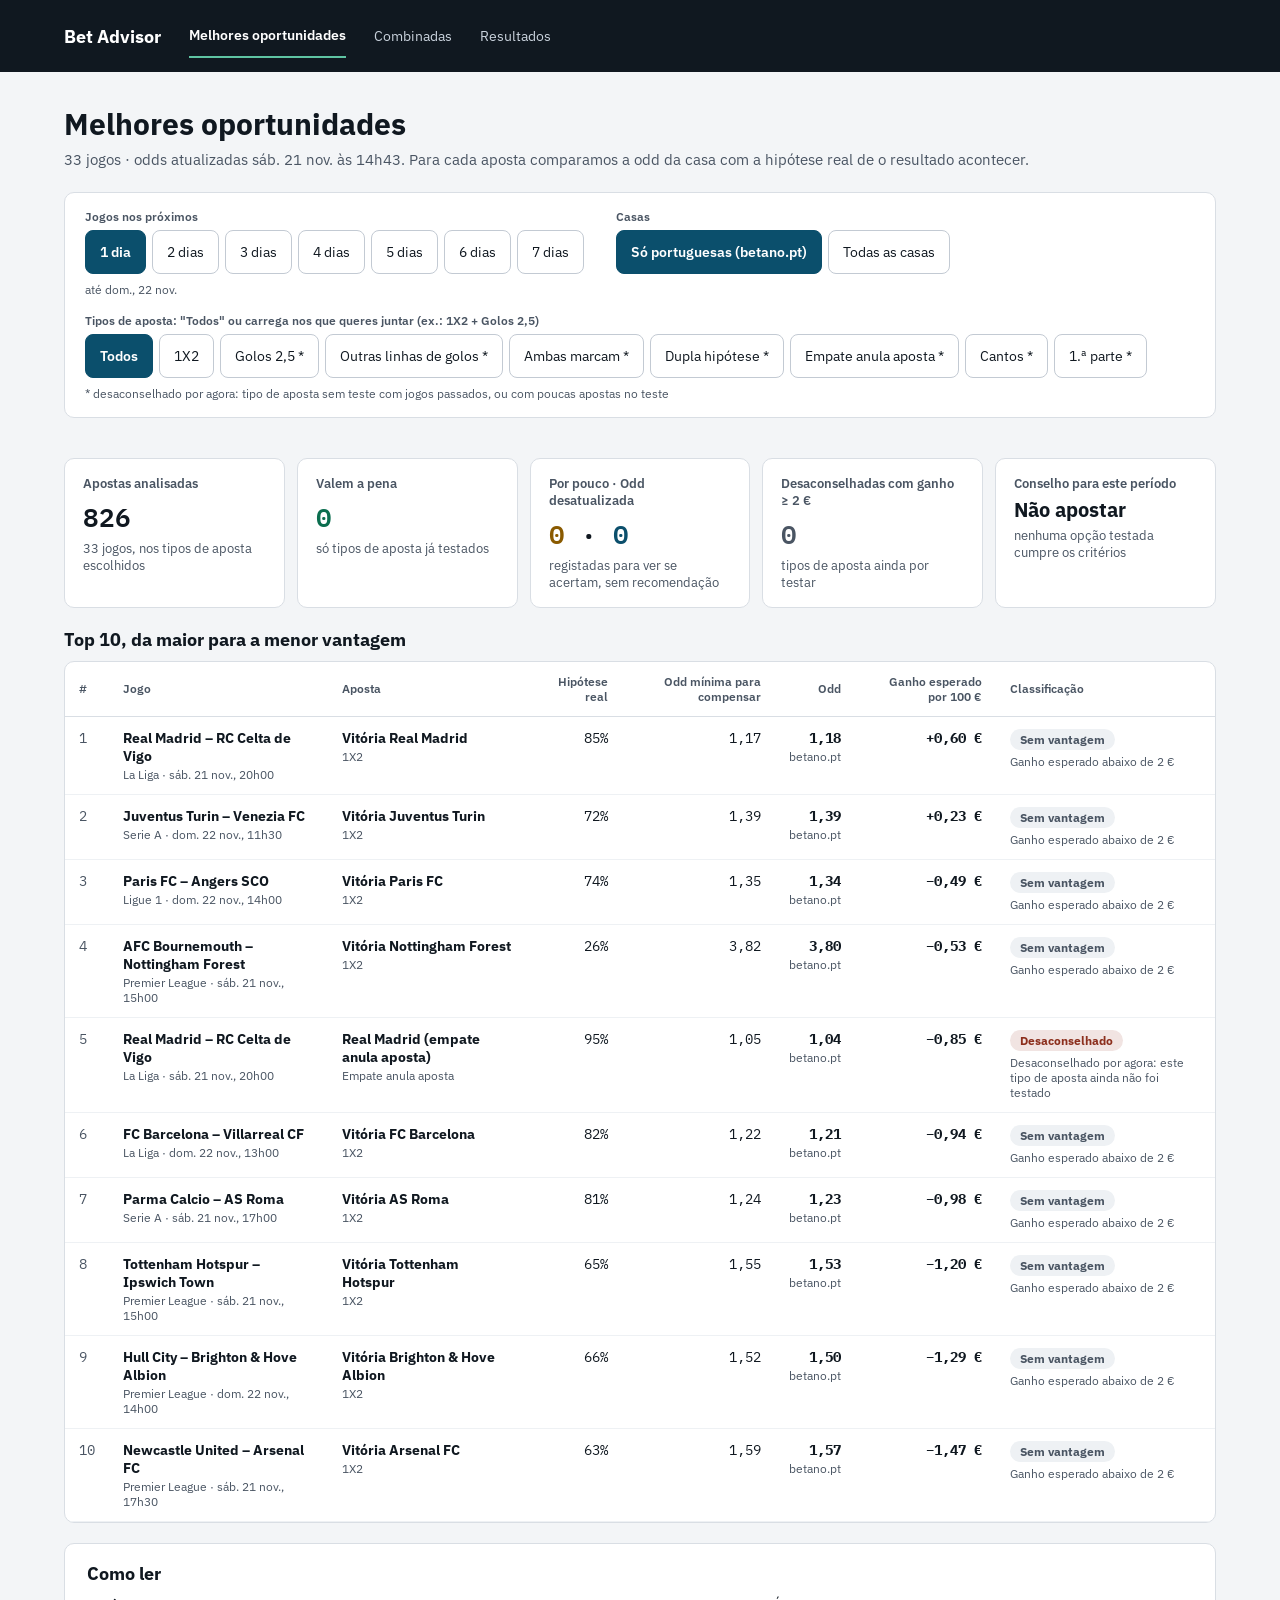
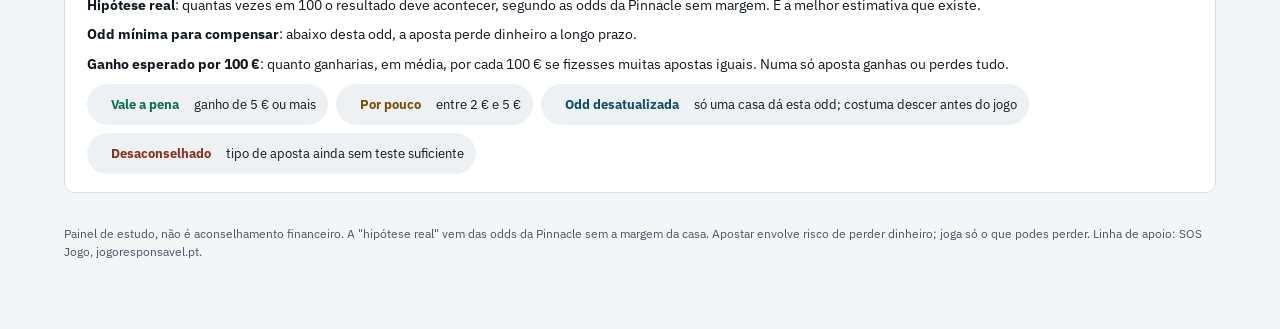
<file: docs/index.html>
<!doctype html>
<html lang="pt-PT"><head><meta charset="utf-8"><meta name="viewport" content="width=device-width,initial-scale=1">
<title>Bet Advisor</title><meta name="description" content="Melhores apostas dos próximos dias, comparadas com a hipótese real."><meta name="robots" content="noindex">
<link rel="preconnect" href="https://fonts.googleapis.com"><link rel="preconnect" href="https://fonts.gstatic.com" crossorigin>
<link href="https://fonts.googleapis.com/css2?family=IBM+Plex+Mono:wght@400;600&family=IBM+Plex+Sans:wght@400;600;700&display=swap" rel="stylesheet">
<link rel="stylesheet" href="app.css"></head>
<body data-page="jornada"><header><nav><span class="logo">Bet Advisor</span><a href="index.html" class="on" aria-current="page">Melhores oportunidades</a><a href="combinadas.html">Combinadas</a><a href="resultados.html">Resultados</a></nav></header>
<main>
  <div><h1>Melhores oportunidades</h1><p class="sub" id="gen">A carregar…</p></div>
  <section class="card filters" id="filters" aria-label="Filtros"></section>
  <div id="notes" style="display:flex;flex-direction:column;gap:8px"></div>
  <section class="kpis" id="kpis"></section>
  <section style="display:flex;flex-direction:column;gap:10px">
    <h2>Top 10, da maior para a menor vantagem</h2>
    <div class="card tablewrap" id="top"></div>
  </section>
  <section class="card pad help">
    <h2 style="margin-bottom:10px">Como ler</h2>
    <p><strong>Hipótese real</strong>: quantas vezes em 100 o resultado deve acontecer, segundo as odds da Pinnacle sem margem. É a melhor estimativa que existe.</p>
    <p><strong>Odd mínima para compensar</strong>: abaixo desta odd, a aposta perde dinheiro a longo prazo.</p>
    <p><strong>Ganho esperado por 100 €</strong>: quanto ganharias, em média, por cada 100 € se fizesses muitas apostas iguais. Numa só aposta ganhas ou perdes tudo.</p>
    <div class="rules" style="margin-top:6px"><span><span class="chip c-valor">Vale a pena</span> ganho de 5 € ou mais</span><span><span class="chip c-marginal">Por pouco</span> entre 2 € e 5 €</span><span><span class="chip c-desatualizada">Odd desatualizada</span> só uma casa dá esta odd; costuma descer antes do jogo</span><span><span class="chip c-desac">Desaconselhado</span> tipo de aposta ainda sem teste suficiente</span></div>
  </section>
  <p class="foot">Painel de estudo, não é aconselhamento financeiro. A "hipótese real" vem das odds da Pinnacle sem a margem da casa. Apostar envolve risco de perder dinheiro; joga só o que podes perder. Linha de apoio: SOS Jogo, jogoresponsavel.pt.</p>
</main><script src="app.js"></script></body></html>
</file>
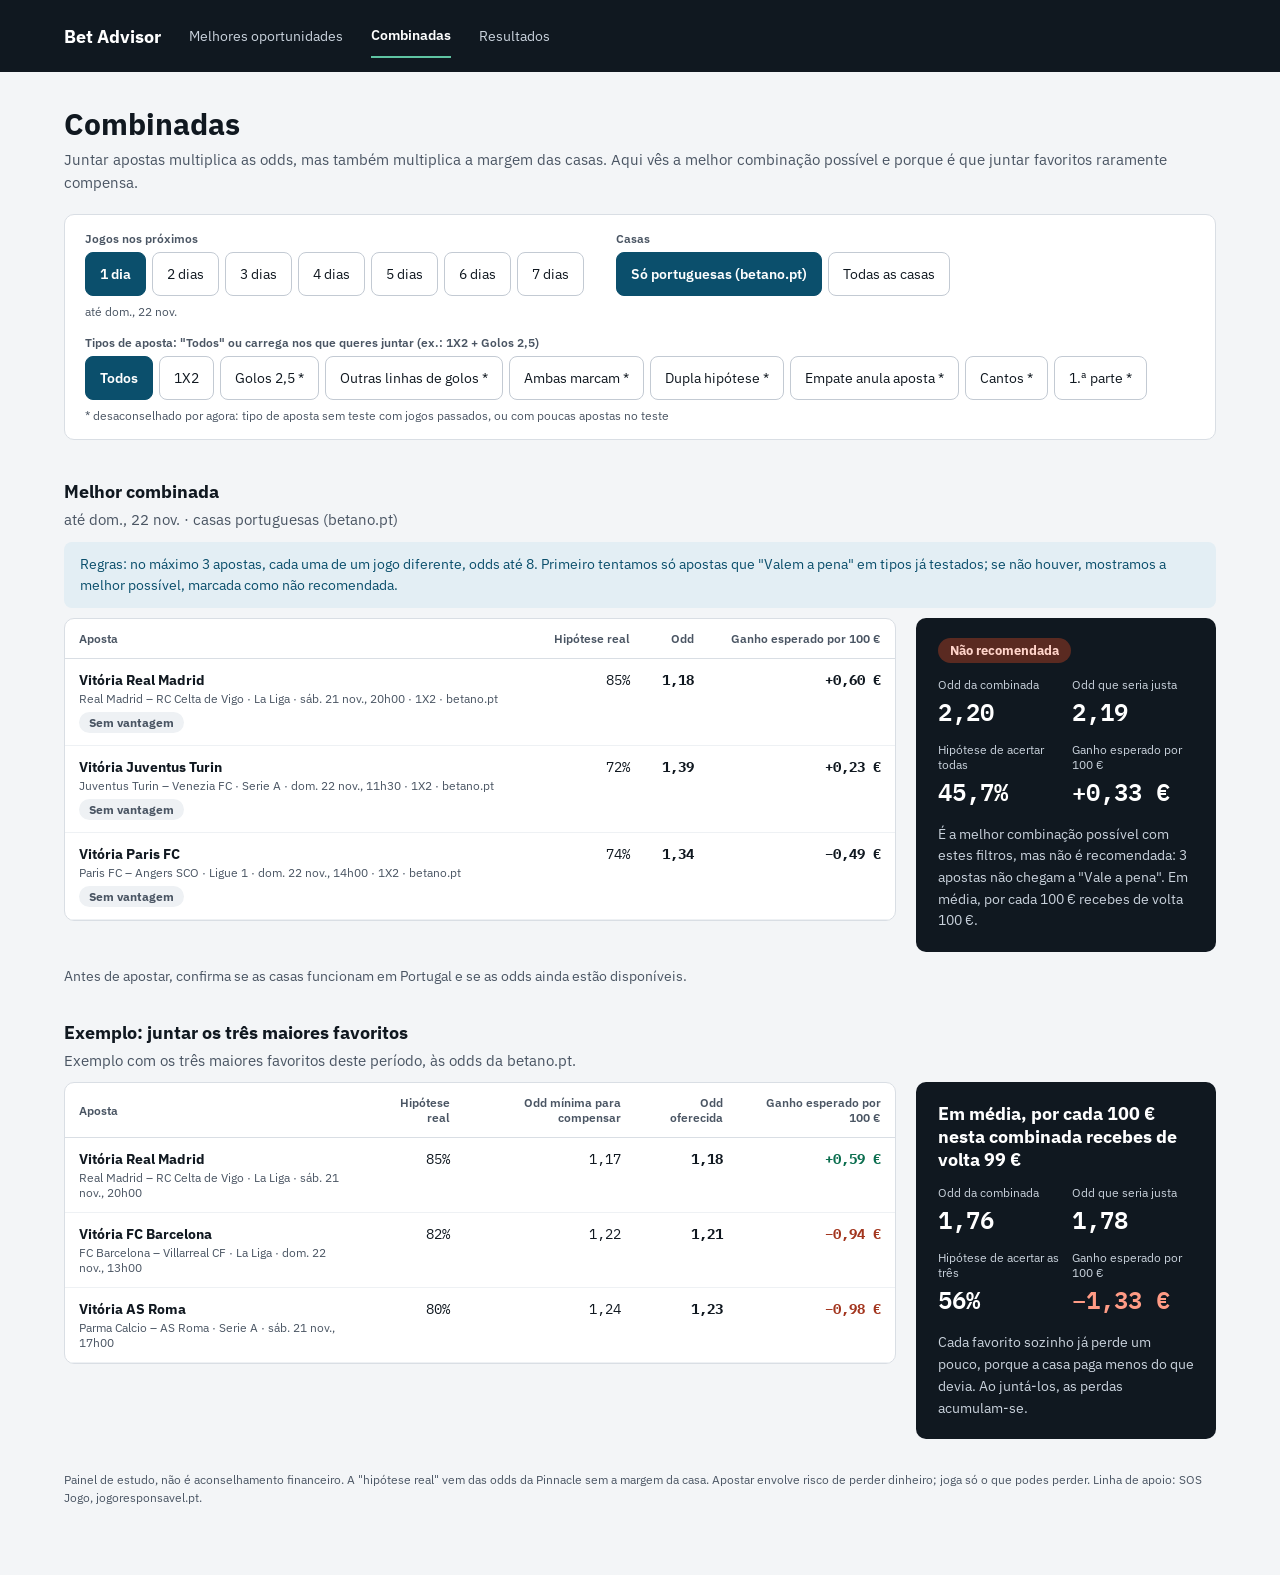
<file: docs/combinadas.html>
<!doctype html>
<html lang="pt-PT"><head><meta charset="utf-8"><meta name="viewport" content="width=device-width,initial-scale=1">
<title>Bet Advisor · Combinadas</title><meta name="description" content="A melhor combinada para os próximos dias."><meta name="robots" content="noindex">
<link rel="preconnect" href="https://fonts.googleapis.com"><link rel="preconnect" href="https://fonts.gstatic.com" crossorigin>
<link href="https://fonts.googleapis.com/css2?family=IBM+Plex+Mono:wght@400;600&family=IBM+Plex+Sans:wght@400;600;700&display=swap" rel="stylesheet">
<link rel="stylesheet" href="app.css"></head>
<body data-page="combinadas"><header><nav><span class="logo">Bet Advisor</span><a href="index.html">Melhores oportunidades</a><a href="combinadas.html" class="on" aria-current="page">Combinadas</a><a href="resultados.html">Resultados</a></nav></header>
<main>
  <div><h1>Combinadas</h1><p class="sub">Juntar apostas multiplica as odds, mas também multiplica a margem das casas. Aqui vês a melhor combinação possível e porque é que juntar favoritos raramente compensa.</p></div>
  <section class="card filters" id="filters" aria-label="Filtros"></section>
  <div id="notes" style="display:flex;flex-direction:column;gap:8px"></div>
  <section style="display:flex;flex-direction:column;gap:10px">
    <div><h2>Melhor combinada</h2><p class="sub" id="comboSub"></p></div>
    <div class="note info">Regras: no máximo 3 apostas, cada uma de um jogo diferente, odds até 8. Primeiro tentamos só apostas que "Valem a pena" em tipos já testados; se não houver, mostramos a melhor possível, marcada como não recomendada.</div>
    <div id="combo"></div>
  </section>
  <section style="display:flex;flex-direction:column;gap:10px">
    <div><h2>Exemplo: juntar os três maiores favoritos</h2><p class="sub" id="exTxt"></p></div>
    <div id="ex"></div>
  </section>
  <p class="foot">Painel de estudo, não é aconselhamento financeiro. A "hipótese real" vem das odds da Pinnacle sem a margem da casa. Apostar envolve risco de perder dinheiro; joga só o que podes perder. Linha de apoio: SOS Jogo, jogoresponsavel.pt.</p>
</main><script src="app.js"></script></body></html>
</file>
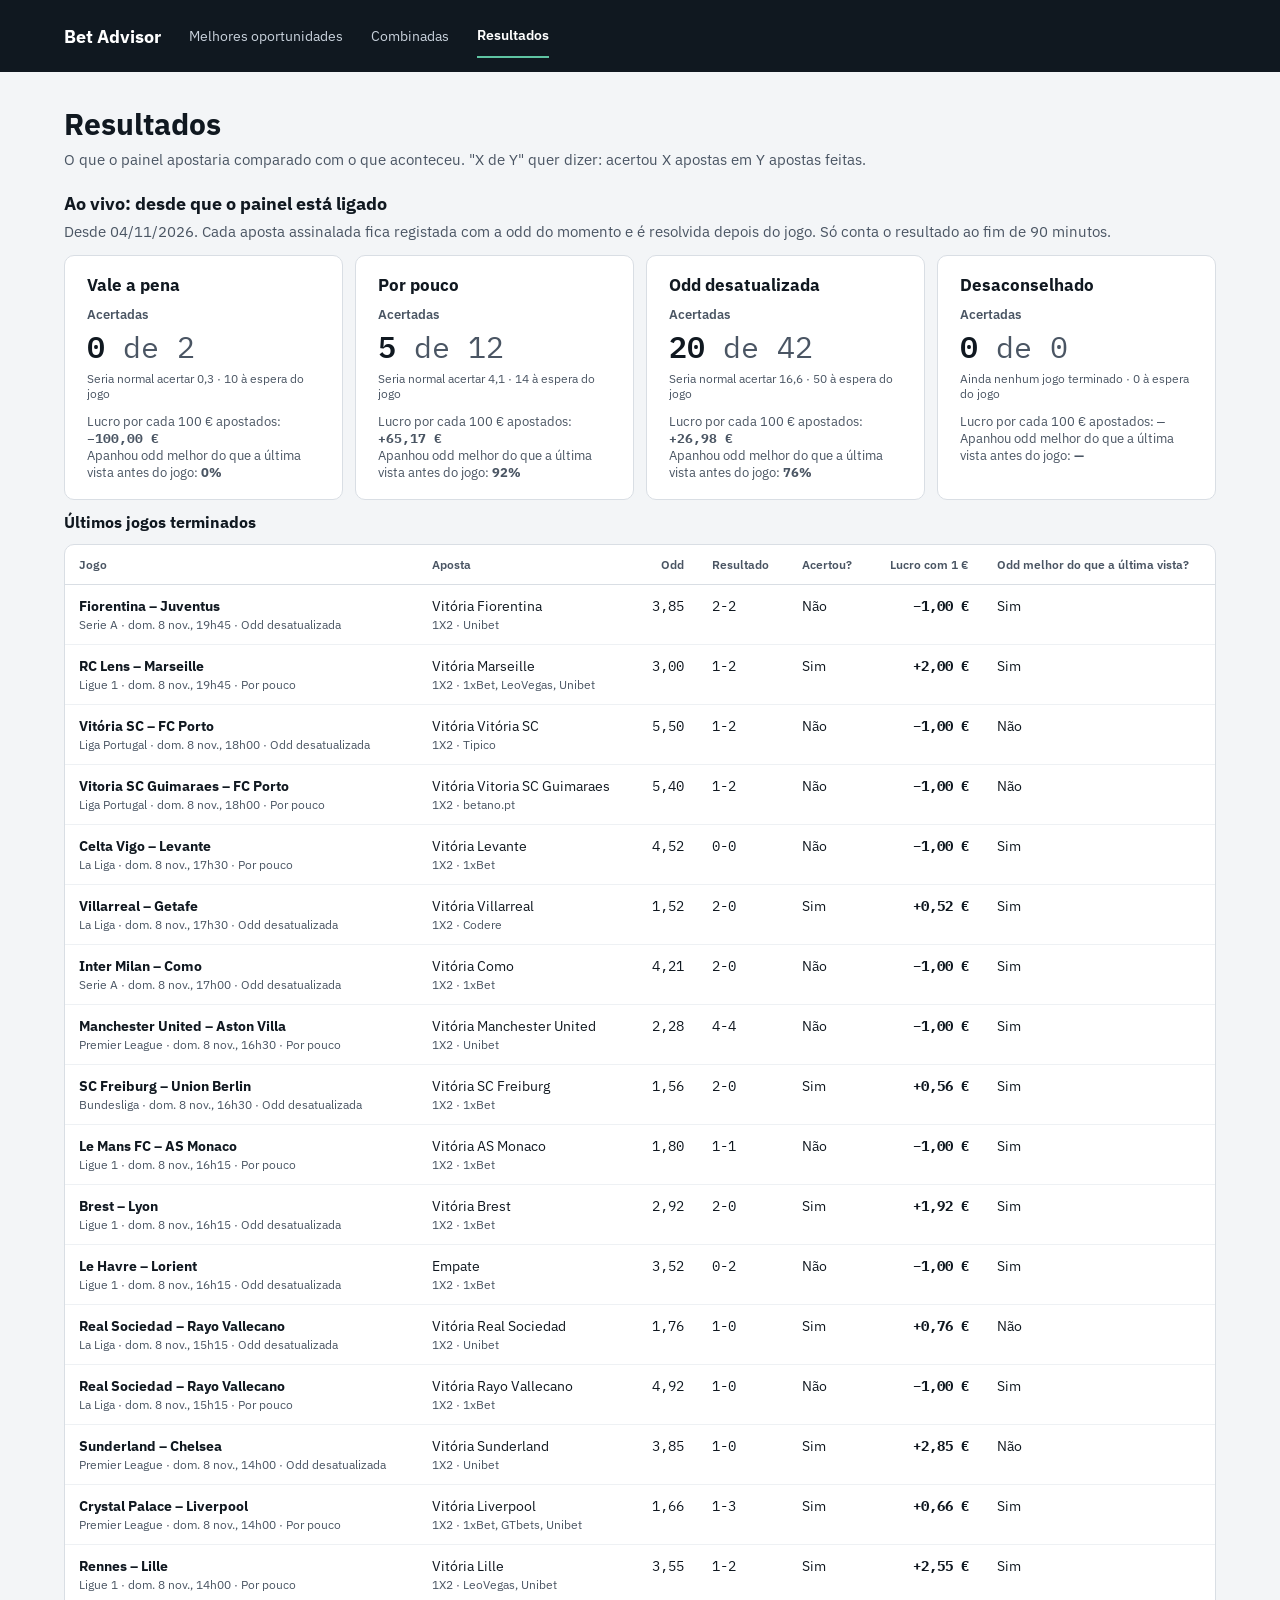
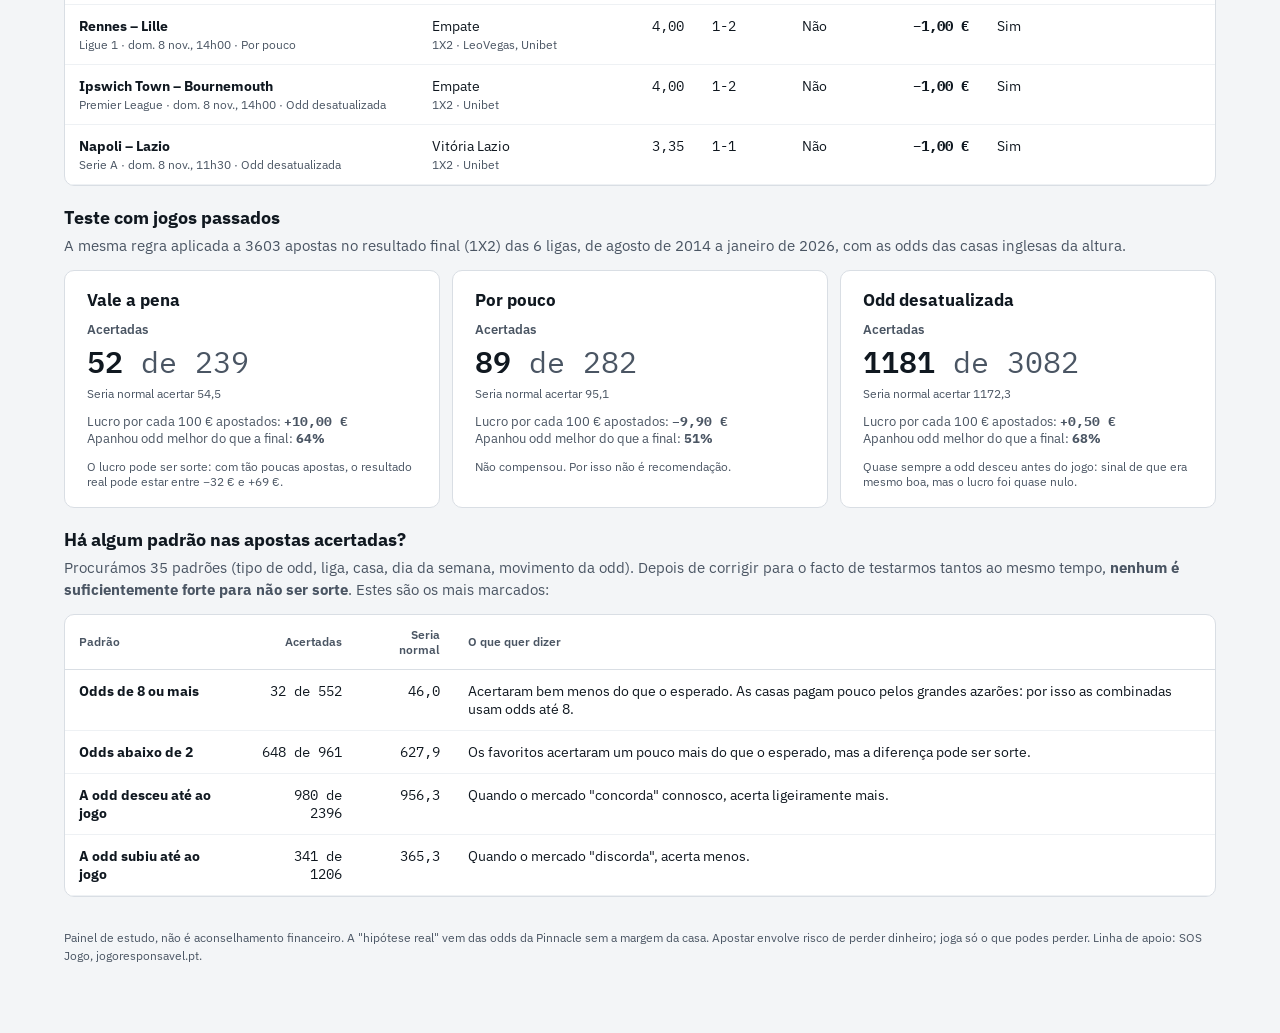
<file: docs/resultados.html>
<!doctype html>
<html lang="pt-PT"><head><meta charset="utf-8"><meta name="viewport" content="width=device-width,initial-scale=1">
<title>Bet Advisor · Resultados</title><meta name="description" content="O que o painel apostaria comparado com o que aconteceu."><meta name="robots" content="noindex">
<link rel="preconnect" href="https://fonts.googleapis.com"><link rel="preconnect" href="https://fonts.gstatic.com" crossorigin>
<link href="https://fonts.googleapis.com/css2?family=IBM+Plex+Mono:wght@400;600&family=IBM+Plex+Sans:wght@400;600;700&display=swap" rel="stylesheet">
<link rel="stylesheet" href="app.css"></head>
<body data-page="resultados"><header><nav><span class="logo">Bet Advisor</span><a href="index.html">Melhores oportunidades</a><a href="combinadas.html">Combinadas</a><a href="resultados.html" class="on" aria-current="page">Resultados</a></nav></header>
<main>
  <div><h1>Resultados</h1><p class="sub">O que o painel apostaria comparado com o que aconteceu. "X de Y" quer dizer: acertou X apostas em Y apostas feitas.</p></div>
  <section style="display:flex;flex-direction:column;gap:12px">
    <div><h2>Ao vivo: desde que o painel está ligado</h2><p class="sub"><span id="liveDesde"></span> Cada aposta assinalada fica registada com a odd do momento e é resolvida depois do jogo. Só conta o resultado ao fim de 90 minutos.</p></div>
    <div class="kpis" id="liveKpis"></div>
    <h2 style="font-size:16px">Últimos jogos terminados</h2>
    <div class="card tablewrap" id="liveUlt"></div>
  </section>
  <section style="display:flex;flex-direction:column;gap:12px">
    <div><h2>Teste com jogos passados</h2><p class="sub">A mesma regra aplicada a 3603 apostas no resultado final (1X2) das 6 ligas, de agosto de 2014 a janeiro de 2026, com as odds das casas inglesas da altura.</p></div>
    <div class="kpis"><div class="card pad" style="display:flex;flex-direction:column;gap:10px"><strong style="font-size:17px">Vale a pena</strong>
<div><div style="font-size:13px;color:var(--muted);font-weight:600">Acertadas</div><div class="mono" style="font-size:30px;font-weight:600">52<span style="color:var(--muted);font-weight:400"> de 239</span></div>
<div class="small">Seria normal acertar 54,5</div></div>
<div class="small" style="font-size:13px">Lucro por cada 100 € apostados: <strong class="mono">+10,00 €</strong><br>Apanhou odd melhor do que a final: <strong>64%</strong></div>
<div class="small">O lucro pode ser sorte: com tão poucas apostas, o resultado real pode estar entre −32 € e +69 €.</div></div><div class="card pad" style="display:flex;flex-direction:column;gap:10px"><strong style="font-size:17px">Por pouco</strong>
<div><div style="font-size:13px;color:var(--muted);font-weight:600">Acertadas</div><div class="mono" style="font-size:30px;font-weight:600">89<span style="color:var(--muted);font-weight:400"> de 282</span></div>
<div class="small">Seria normal acertar 95,1</div></div>
<div class="small" style="font-size:13px">Lucro por cada 100 € apostados: <strong class="mono">−9,90 €</strong><br>Apanhou odd melhor do que a final: <strong>51%</strong></div>
<div class="small">Não compensou. Por isso não é recomendação.</div></div><div class="card pad" style="display:flex;flex-direction:column;gap:10px"><strong style="font-size:17px">Odd desatualizada</strong>
<div><div style="font-size:13px;color:var(--muted);font-weight:600">Acertadas</div><div class="mono" style="font-size:30px;font-weight:600">1181<span style="color:var(--muted);font-weight:400"> de 3082</span></div>
<div class="small">Seria normal acertar 1172,3</div></div>
<div class="small" style="font-size:13px">Lucro por cada 100 € apostados: <strong class="mono">+0,50 €</strong><br>Apanhou odd melhor do que a final: <strong>68%</strong></div>
<div class="small">Quase sempre a odd desceu antes do jogo: sinal de que era mesmo boa, mas o lucro foi quase nulo.</div></div></div>
  </section>
  <section style="display:flex;flex-direction:column;gap:12px">
    <div><h2>Há algum padrão nas apostas acertadas?</h2><p class="sub">Procurámos 35 padrões (tipo de odd, liga, casa, dia da semana, movimento da odd). Depois de corrigir para o facto de testarmos tantos ao mesmo tempo, <strong>nenhum é suficientemente forte para não ser sorte</strong>. Estes são os mais marcados:</p></div>
    <div class="card tablewrap"><table style="min-width:720px"><thead><tr><th>Padrão</th><th class="r">Acertadas</th><th class="r">Seria normal</th><th>O que quer dizer</th></tr></thead><tbody><tr><td><strong>Odds de 8 ou mais</strong></td><td class="r mono">32 de 552</td><td class="r mono">46,0</td><td>Acertaram bem menos do que o esperado. As casas pagam pouco pelos grandes azarões: por isso as combinadas usam odds até 8.</td></tr><tr><td><strong>Odds abaixo de 2</strong></td><td class="r mono">648 de 961</td><td class="r mono">627,9</td><td>Os favoritos acertaram um pouco mais do que o esperado, mas a diferença pode ser sorte.</td></tr><tr><td><strong>A odd desceu até ao jogo</strong></td><td class="r mono">980 de 2396</td><td class="r mono">956,3</td><td>Quando o mercado "concorda" connosco, acerta ligeiramente mais.</td></tr><tr><td><strong>A odd subiu até ao jogo</strong></td><td class="r mono">341 de 1206</td><td class="r mono">365,3</td><td>Quando o mercado "discorda", acerta menos.</td></tr></tbody></table></div>
  </section>
  <p class="foot">Painel de estudo, não é aconselhamento financeiro. A "hipótese real" vem das odds da Pinnacle sem a margem da casa. Apostar envolve risco de perder dinheiro; joga só o que podes perder. Linha de apoio: SOS Jogo, jogoresponsavel.pt.</p>

</main><script src="app.js"></script></body></html>
</file>
<file: docs/app.css>
:root{--ink:#101820;--muted:#4A5563;--line:#D9DEE4;--line2:#EEF1F4;--bg:#F3F5F7;--brand:#0B4F6C;--good:#0B6E4F;--warn:#8A5A00;--bad:#8C2F1D}
*{box-sizing:border-box}
body{margin:0;background:var(--bg);color:var(--ink);font-family:'IBM Plex Sans',system-ui,sans-serif}
a{color:var(--brand)}a:hover{color:#08384D}
.mono{font-family:'IBM Plex Mono',monospace}
header{background:var(--ink);color:#fff}
header nav{max-width:1200px;margin:0 auto;padding:14px 24px;display:flex;flex-wrap:wrap;align-items:center;gap:8px 28px}
header .logo{font-weight:700;font-size:18px}
header nav a{color:#C9D2DC;text-decoration:none;font-size:14px;padding:12px 0}
header nav a.on{color:#fff;font-weight:600;border-bottom:2px solid #5FC4A3}
main{max-width:1200px;margin:0 auto;padding:32px 24px 56px;display:flex;flex-direction:column;gap:20px}
h1{margin:0;font-size:30px}
h2{margin:0;font-size:18px}
.sub{margin:6px 0 0;font-size:15px;color:var(--muted);line-height:1.5}
.card{background:#fff;border:1px solid var(--line);border-radius:10px}
.pad{padding:18px 22px}
.filters{padding:16px 20px;display:flex;flex-direction:column;gap:16px}
.frow{display:flex;flex-wrap:wrap;gap:16px 32px}
.fgroup{display:flex;flex-direction:column;gap:6px}
.flabel{font-size:12px;font-weight:600;color:var(--muted)}
.btns{display:flex;flex-wrap:wrap;gap:6px}
.btn{min-height:44px;padding:0 14px;border:1px solid #C3CAD3;border-radius:8px;background:#fff;color:var(--ink);font:inherit;font-size:14px;cursor:pointer}
.btn[aria-pressed=true]{background:var(--brand);border-color:var(--brand);color:#fff;font-weight:600}
.note{margin:0;padding:12px 16px;border-radius:8px;font-size:14px;line-height:1.5}
.note.info{background:#E3EEF4;color:var(--brand)}
.note.warn{background:#FFF1D6;color:#7A4F00}
.kpis{display:grid;grid-template-columns:repeat(auto-fit,minmax(210px,1fr));gap:12px}
.kpi{padding:16px 18px;display:flex;flex-direction:column;gap:4px}
.kpi .k{font-size:13px;color:var(--muted);font-weight:600}
.kpi .v{font-family:'IBM Plex Mono',monospace;font-size:26px;font-weight:600}
.kpi .v.txt{font-family:inherit;font-size:20px;font-weight:700}
.kpi .s{font-size:13px;color:var(--muted)}
.tablewrap{overflow-x:auto}
table{width:100%;border-collapse:collapse;font-size:14px}
th{text-align:left;color:var(--muted);font-size:12px;font-weight:600;padding:12px 14px;border-bottom:1px solid var(--line)}
td{padding:12px 14px;border-bottom:1px solid var(--line2);vertical-align:top}
.r{text-align:right}
.small{font-size:12px;color:var(--muted);margin-top:2px}
.chip{display:inline-block;padding:3px 10px;border-radius:999px;font-size:12px;font-weight:700}
.c-valor{background:#E2F3EC;color:var(--good)}.c-marginal{background:#FFF1D6;color:#7A4F00}
.c-desatualizada{background:#E3EEF4;color:var(--brand)}.c-nada{background:var(--line2);color:var(--muted)}
.c-desac{background:#F1E4E2;color:var(--bad)}
.rules{display:flex;flex-wrap:wrap;gap:8px}
.rules span{padding:6px 12px;border-radius:999px;background:var(--line2);font-size:13px}
.split{display:flex;flex-wrap:wrap;gap:20px;align-items:flex-start}
.split>.grow{flex:999 1 520px;min-width:0}
.dark{flex:1 1 300px;background:var(--ink);color:#fff;border-radius:10px;padding:20px 22px;display:flex;flex-direction:column;gap:14px}
.dark .g{display:grid;grid-template-columns:repeat(2,minmax(0,1fr));gap:12px}
.dark .k{font-size:12px;color:#C9D2DC}.dark .v{font-family:'IBM Plex Mono',monospace;font-size:24px;font-weight:600}
.dark p{margin:0;font-size:14px;color:#C9D2DC;line-height:1.55}
.badge-ok{align-self:flex-start;padding:4px 12px;border-radius:999px;font-size:13px;font-weight:700;background:var(--good);color:#fff}
.badge-no{align-self:flex-start;padding:4px 12px;border-radius:999px;font-size:13px;font-weight:700;background:#5A2A21;color:#FFD3C9}
.empty{border:1px dashed #C3CAD3;border-radius:10px;padding:20px;background:#F8F9FB}
.help p{margin:0 0 8px;font-size:14px;line-height:1.55}
.foot{font-size:12px;color:var(--muted);line-height:1.5}
@media (max-width:640px){main{padding:24px 16px 40px}h1{font-size:24px}}
</file>
